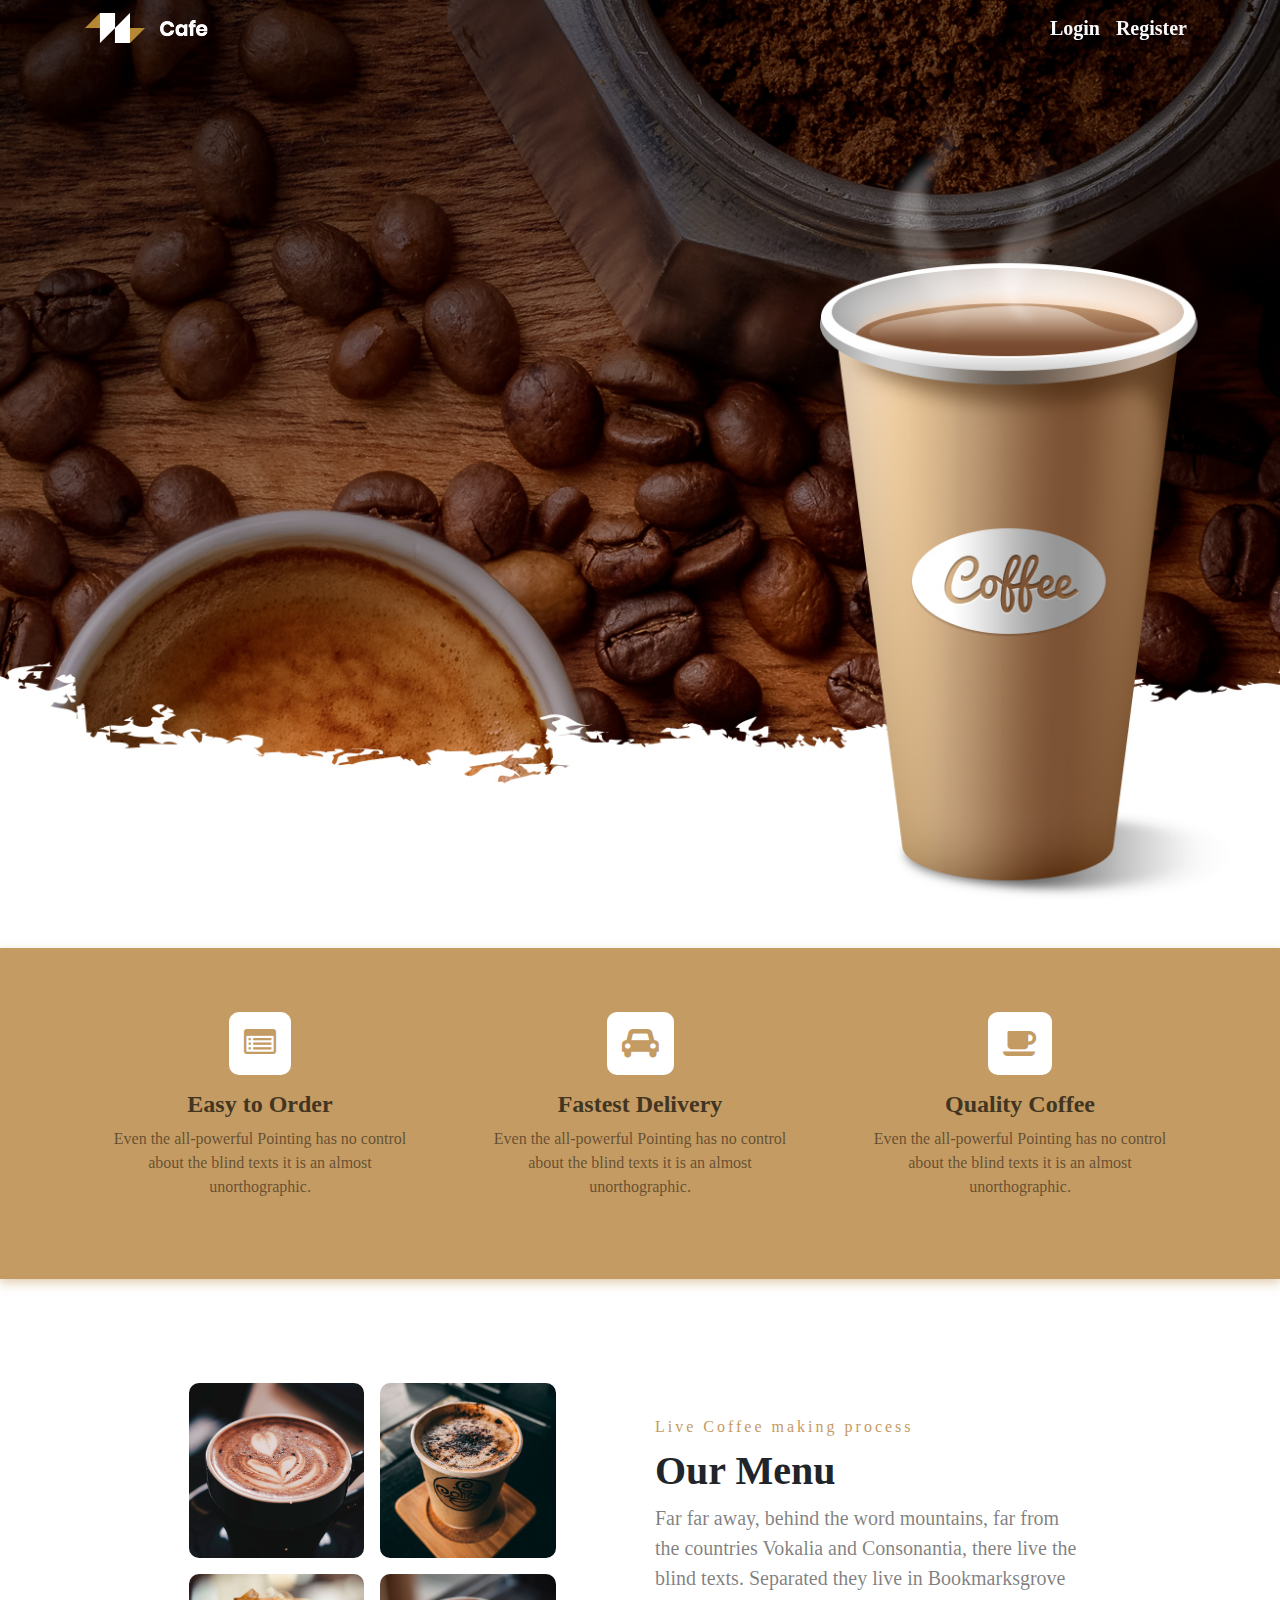
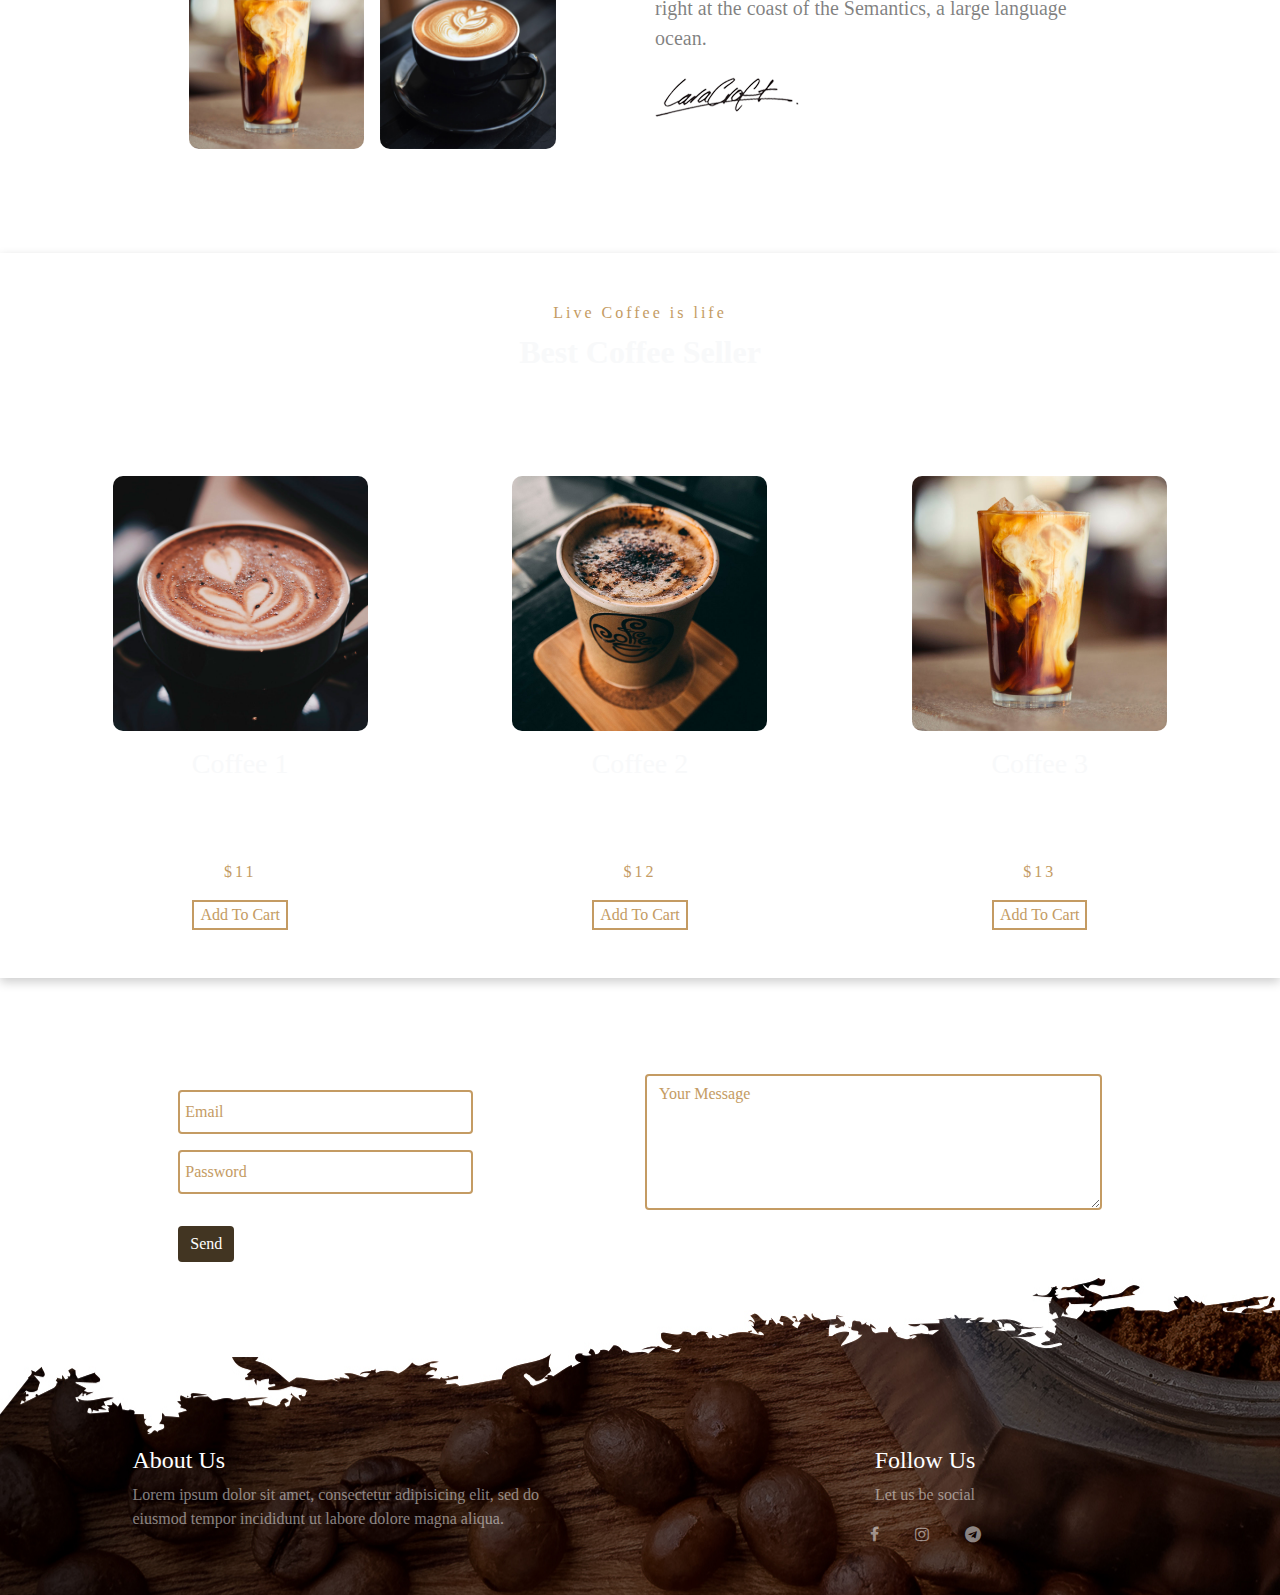
<file: index.html>
<!DOCTYPE html>
<html lang="en">

<head>
  <meta charset="UTF-8">
  <meta name="viewport" content="width=device-width, initial-scale=1.0">
  <link rel="stylesheet" href="css/bootstrap.min.css">
  <link rel="stylesheet" href="https://cdnjs.cloudflare.com/ajax/libs/font-awesome/4.7.0/css/font-awesome.min.css">
  <script src="js/jquery.slim.min.js"
    integrity="sha384-DfXdz2htPH0lsSSs5nCTpuj/zy4C+OGpamoFVy38MVBnE+IbbVYUew+OrCXaRkfj"
    crossorigin="anonymous"></script>
  <script src="js/bootstrap.bundle.min.js"
    integrity="sha384-Fy6S3B9q64WdZWQUiU+q4/2Lc9npb8tCaSX9FK7E8HnRr0Jz8D6OP9dO5Vg3Q9ct"
    crossorigin="anonymous"></script>
  <link rel="stylesheet" href="css/style.css">
  <title>Store App</title>
</head>

<body>
  <!-- Start Nav -->
  <nav class="navbar navbar-expand-lg navbar-dark fixed-top  h5 ">
    <div class="container">
      <a class="navbar-brand" href="#"><img src="images/logo.png" alt="photo"> </a>
      <button class="navbar-toggler" type="button" data-toggle="collapse" data-target="#navbarText"
        aria-controls="navbarText" aria-expanded="false" aria-label="Toggle navigation">
        <span class="navbar-toggler-icon"></span>
      </button>
      <div class="collapse navbar-collapse " id="navbarText">

        <div class="w-75  ml-auto" id="nav-1" style="display: none;">
          <ul class="navbar-nav font-weight-bold ">
            <li class="nav-item active">
              <a class="nav-link text-light" href="index.html">Home</a>
            </li>
            <li class="nav-item ">
              <a class="nav-link text-light" href="products.html">Products</a>
            </li>

            <li class="nav-item dropdown">
              <a class="nav-link" href="#" role="button" data-toggle="dropdown" aria-expanded="false">
                <i class="fa fa-shopping-cart text-light"></i>
                <span class="ml-2 font-weight-normal number">0</span>
              </a>
              <div class="dropdown-menu mt-2">
                <a class="dropdown-item" href="#">Products</a>
                <hr>
              </div>

          </ul>

          <ul class="navbar-nav ml-auto font-weight-bold">
            <li class="nav-item">
              <a class="nav-link text-light" href="#" id="userName">marwa</a>
            </li>
            <li class="nav-item">
              <a class="nav-link text-light" href="#" id="logout">Log out</a>
            </li>
          </ul>
        </div>

        <ul class="navbar-nav ml-auto font-weight-bold" id="nav-2">
          <li class="nav-item">
            <a class="nav-link text-light" href="login.html">Login</a>
          </li>
          <li class="nav-item">
            <a class="nav-link text-light" href="register.html">Register</a>
          </li>
        </ul>

      </div>
    </div>

  </nav>
  <!-- End Nav -->

  <!-- Start Hero -->
  <section class="hero">
    <img src="images/header-bg.jpg" alt="photo">
  </section>
  <!-- End Hero -->

  <!-- Start Services -->
  <section class="services my-5 py-5">
    <div class="container">
      <div class="row d-flex justify-content-center text-center">
        <div class="col-7 col-md-5 col-lg-4 py-3">
          <div class="services-icon">
            <i class="fa fa-list-alt fa-2x pb-3" aria-hidden="true"></i>
          </div>
          <div class="services-content">
            <h4 class="font-weight-bold">Easy to Order</h4>
            <p class="px-4 text-black-50">Even the all-powerful Pointing has no control about the blind texts it is an
              almost unorthographic.</p>
          </div>
        </div>

        <div class="col-7 col-md-5 col-lg-4 py-3">
          <div class="services-icon">
            <i class="fa fa-car fa-2x pb-3" aria-hidden="true"></i>
          </div>
          <div class="services-content">
            <h4 class="font-weight-bold">Fastest Delivery</h4>
            <p class="px-4 text-black-50">Even the all-powerful Pointing has no control about the blind texts it is an
              almost unorthographic.</p>
          </div>
        </div>

        <div class="col-7 col-md-5 col-lg-4 py-3">
          <div class="services-icon">
            <i class="fa fa-coffee fa-2x pb-3" aria-hidden="true"></i>
          </div>
          <div class="services-content">
            <h4 class="font-weight-bold">Quality Coffee</h4>
            <p class="px-4 text-black-50">Even the all-powerful Pointing has no control about the blind texts it is an
              almost unorthographic.</p>
          </div>
        </div>

      </div>
    </div>
  </section>
  <!-- End Services -->

  <!-- Start Our Menu -->
  <section class="our-menu my-5 py-5">
    <div class="container">
      <div class="row our-menu-row d-flex flex-md-row flex-column justify-content-between align-items-center">
        <div class="col-11 col-md-6 col-lg-5 my-4 my-md-0">
          <div class="our-menu-img">
            <div class="row">
              <div class="col-6 p-2">
                <img src="images/menu-1.jpg" alt="">
              </div>
              <div class="col-6 p-2">
                <img src="images/menu-2.jpg" alt="">
              </div>
              <div class="col-6 p-2">
                <img src="images/menu-3.jpg" alt="">
              </div>
              <div class="col-6 p-2">
                <img src="images/menu-4.jpg" alt="">
              </div>
            </div>
          </div>
        </div>

        <div class="col-11 col-md-6">
          <div class="our-menu-info">
            <small>Live Coffee making process</small>
            <h1 class="font-weight-bold mt-2">Our Menu</h1>
            <p class="text-black-50 h5">Far far away, behind the word mountains, far from the countries Vokalia and
              Consonantia, there live the
              blind texts. Separated they live in Bookmarksgrove right at the coast of the Semantics, a large language
              ocean.</p>
            <img src="images/signature.png" alt="photo" class="mt-3">
          </div>
        </div>

      </div>
    </div>
    </div>
  </section>
  <!-- End Our Menu -->

  <!-- Start Products -->
  <section class="products pt-5 text-white-50">
    <div class="container text-center">
      <small>Live Coffee is life</small>
      <h2 class="font-weight-bold text-light my-2">Best Coffee Seller</h2>
      <p class="w-50 m-auto">Far far away, behind the word mountains, far from the countries Vokalia and Consonantia,
        there live the blind texts.
      </p>

      <div class="row d-flex justify-content-center justify-content-lg-around mt-5">

        <!-- <div class="col-7 col-md-5 col-lg-3 mb-5">
          <div class="product">
            <div class="img-product">
              <img src="images/menu-1.jpg" alt="">
            </div>
            <div class="info-product">
              <h3 class="my-3 text-light">Coffee Capuccino</h3>
              <p class="mb-0">A small river named Duden flows by their place and supplies</p>
              <small class="d-block my-3">$5.90</small>
              <button onclick="AddToCart">Add To Cart</button>
            </div>
          </div>
        </div> -->


      </div>
    </div>
  </section>
  <!-- End Products -->

  <!-- Start contact -->
  <section class="contact mt-5 pt-5">
    <div class="container">
      <form>
        <div class="form-row d-flex flex-column flex-lg-row align-items-center justify-content-center ">
          <div class="col-12 col-md-10 col-lg-5">
            <div class="row">
              <div class="form-group col-md-12 col-lg-8">
                <input type="email" class="form-control" id="inputEmail4" placeholder="Email">
              </div>

              <div class="form-group col-md-12 col-lg-8">
                <input type="password" class="form-control" id="inputPassword4" placeholder="Password">
              </div>
            </div>
          </div>

          <div class="col-12 col-md-10 col-lg-5">
            <div class="row">
              <div class="form-group col-12">
                <textarea name="txtMsg" class="form-control" placeholder="Your Message" rows="5"></textarea>
              </div>
            </div>
          </div>

          <div class="form-group col-lg-10 col-12 col-md-10">
            <button type="submit" class="btn btn-primary d-inline-block">Send</button>
          </div>
        </div>

      </form>
    </div>
  </section>
  <!-- End contact -->

  <!-- Start footer -->
  <footer class="py-5 h-100">
    <div class="container h-100 ">
      <div class="row d-flex justify-content-center align-items-center">
        <div class=" col-6 col-md-6 mb-2 mb-md-0 ">
          <h4 class="text-white ">About Us</h4>
          <p class="text-white-50 pr-lg-5 mr-lg-5 pr-0 mr-0">Lorem ipsum dolor sit amet, consectetur adipisicing elit,
            sed do eiusmod tempor incididunt ut labore dolore magna aliqua.</p>
        </div>

        <div class="col-6 col-md-5  d-flex flex-column align-items-center">
          <h4 class="text-white">Follow Us</h4>
          <p class="text-white-50">Let us be social</p>
          <div class="icons text-white-50 ">
            <i class="fa fa-facebook pr-3"></i>
            <i class="fa fa-instagram px-3"></i>
            <i class="fa fa-telegram pl-3"></i>
          </div>
        </div>
      </div>
    </div>
  </footer>
  <!-- End footer -->



  <script src="js/index.js"></script>
  <!-- <script src="js/products.js"></script> -->
</body>

</html>
</file>
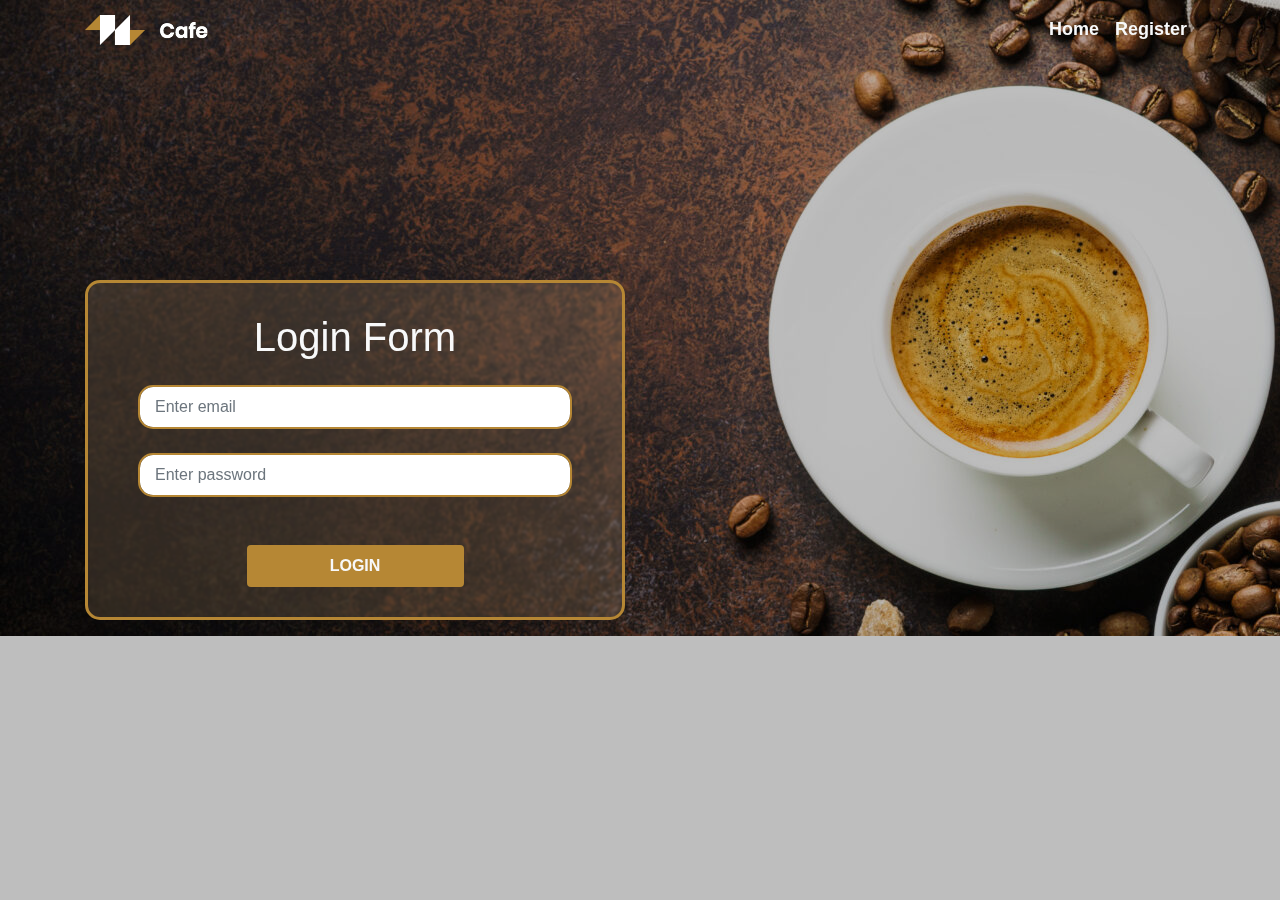
<file: login.html>
<!DOCTYPE html>
<html lang="en">

<head>
    <meta charset="UTF-8">
    <meta name="viewport" content="width=device-width, initial-scale=1.0">
    <link rel="stylesheet" href="css/bootstrap.min.css">
    <link rel="stylesheet" href="https://cdnjs.cloudflare.com/ajax/libs/font-awesome/4.7.0/css/font-awesome.min.css">
    <script src="js/jquery.slim.min.js"
        integrity="sha384-DfXdz2htPH0lsSSs5nCTpuj/zy4C+OGpamoFVy38MVBnE+IbbVYUew+OrCXaRkfj"
        crossorigin="anonymous"></script>
    <script src="js/bootstrap.bundle.min.js"
        integrity="sha384-Fy6S3B9q64WdZWQUiU+q4/2Lc9npb8tCaSX9FK7E8HnRr0Jz8D6OP9dO5Vg3Q9ct"
        crossorigin="anonymous"></script>
    <link rel="stylesheet" href="css/login.css">
    <title>Login</title>
</head>

<body>
    <nav class="navbar navbar-expand-lg navbar-dark fixed-top ">
        <div class="container">
            <a class="navbar-brand" href="#"><img src="images/logo.png" alt="photo"> </a>
            <button class="navbar-toggler" type="button" data-toggle="collapse" data-target="#navbarText"
                aria-controls="navbarText" aria-expanded="false" aria-label="Toggle navigation">
                <span class="navbar-toggler-icon"></span>
            </button>
            <div class="collapse navbar-collapse " id="navbarText">

                <ul class="navbar-nav ml-auto nav-2 font-weight-bold">
                    <li class="nav-item">
                        <a class="nav-link text-light" href="index.html">Home</a>
                    </li>
                    <li class="nav-item">
                        <a class="nav-link text-light" href="register.html">Register</a>
                    </li>
                </ul>

            </div>
        </div>
    </nav>


    <section class="login">
        <div class="container">
            <div class="row d-flex align-items-center justify-content-md-center justify-content-lg-start">
                <div class="col-12 col-md-10 col-lg-6">
                    <form class="text-light text-center">
                        <h1>Login Form</h1>
                        <input type="email" class="form-control my-4" id="email" placeholder="Enter email">

                        <input type="password" class="form-control " id="password" placeholder="Enter password">
                        <button type="button" class="btn text-light mt-5 w-50 p-2 font-weight-bold" id="login">LOGIN</button>
                    </form>
                </div>
            </div>

        </div>
    </section>
    <script src="js/login.js"></script>
</body>

</html>
</file>
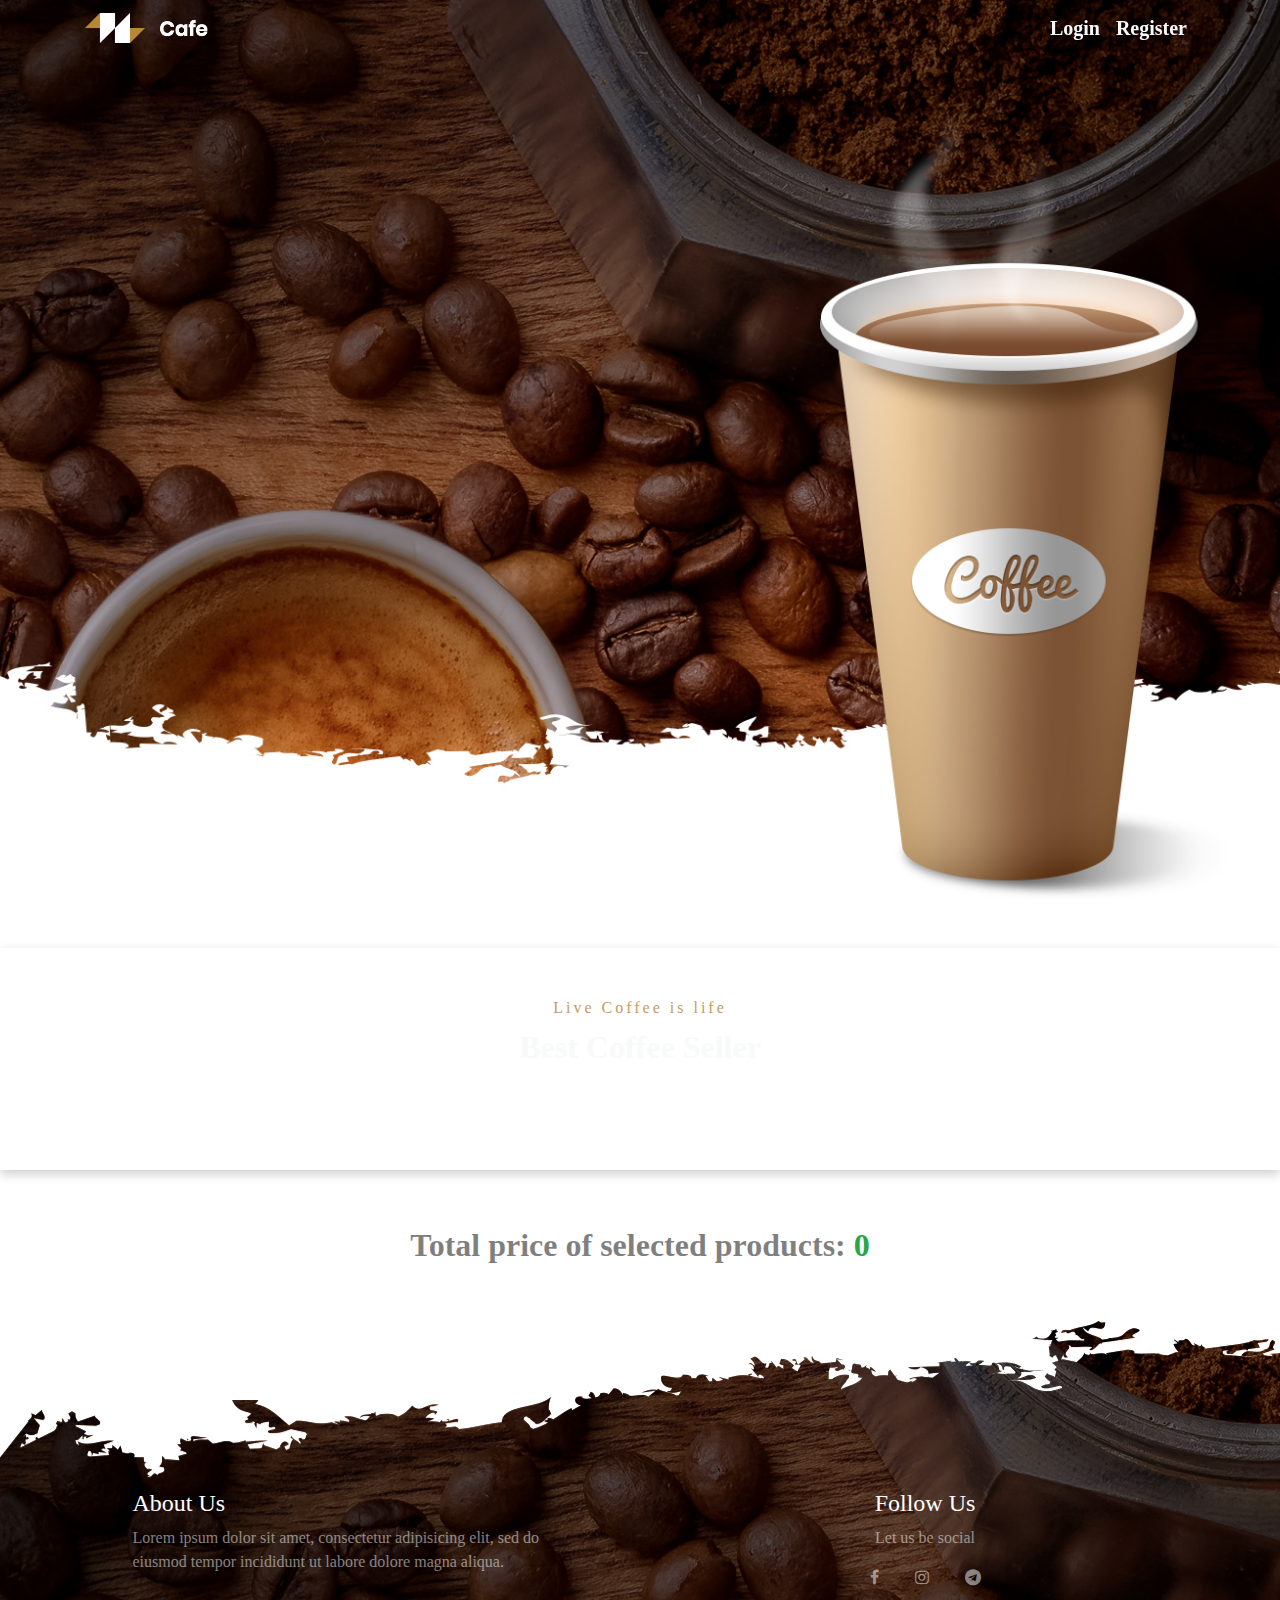
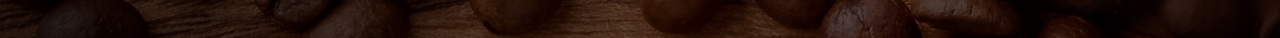
<file: products.html>
<!DOCTYPE html>
<html lang="en">

<head>
    <meta charset="UTF-8">
    <meta name="viewport" content="width=device-width, initial-scale=1.0">
    <link rel="stylesheet" href="css/bootstrap.min.css">
    <link rel="stylesheet" href="https://cdnjs.cloudflare.com/ajax/libs/font-awesome/4.7.0/css/font-awesome.min.css">
    <script src="js/jquery.slim.min.js"
        integrity="sha384-DfXdz2htPH0lsSSs5nCTpuj/zy4C+OGpamoFVy38MVBnE+IbbVYUew+OrCXaRkfj"
        crossorigin="anonymous"></script>
    <script src="js/bootstrap.bundle.min.js"
        integrity="sha384-Fy6S3B9q64WdZWQUiU+q4/2Lc9npb8tCaSX9FK7E8HnRr0Jz8D6OP9dO5Vg3Q9ct"
        crossorigin="anonymous"></script>
    <link rel="stylesheet" href="css/style.css">
    <title>Store App</title>
</head>

<body>
    <!-- Start Nav -->
    <nav class="navbar navbar-expand-lg navbar-dark fixed-top h5 ">
        <div class="container">
            <a class="navbar-brand" href="#"><img src="images/logo.png" alt="photo"> </a>
            <button class="navbar-toggler" type="button" data-toggle="collapse" data-target="#navbarText"
                aria-controls="navbarText" aria-expanded="false" aria-label="Toggle navigation">
                <span class="navbar-toggler-icon"></span>
            </button>
            <div class="collapse navbar-collapse " id="navbarText">

                <div class="w-100  ml-auto" id="nav-1" style="display: none;">
                    <ul class="navbar-nav font-weight-bold ">
                        <li class="nav-item active">
                            <a class="nav-link text-light" href="index.html">Home</a>
                        </li>
                        <li class="nav-item ">
                            <a class="nav-link text-light" href="products.html">Products</a>
                        </li>
                    </ul>

                    <ul class="navbar-nav ml-auto font-weight-bold">
                        <li class="nav-item">
                            <a class="nav-link text-light" href="#" id="userName">marwa</a>
                        </li>
                        <li class="nav-item">
                            <a class="nav-link text-light" href="#" id="logout">Log out</a>
                        </li>
                    </ul>
                </div>

                <ul class="navbar-nav ml-auto font-weight-bold" id="nav-2">
                    <li class="nav-item">
                        <a class="nav-link text-light" href="login.html">Login</a>
                    </li>
                    <li class="nav-item">
                        <a class="nav-link text-light" href="register.html">Register</a>
                    </li>
                </ul>
            </div>
        </div>
    </nav>
    <!-- End Nav -->

    <!-- Start Hero -->
    <section class="hero">
        <img src="images/header-bg.jpg" alt="photo">
    </section>
    <!-- End Hero -->


    <section class="products pt-5 my-5 text-white-50">
        <div class="container text-center">
            <small>Live Coffee is life</small>
            <h2 class="font-weight-bold text-light my-2">Best Coffee Seller</h2>
            <p class="w-50 m-auto">Far far away, behind the word mountains, far from the countries Vokalia and
                Consonantia, there live the blind texts.
            </p>
            <div class="row d-flex justify-content-around mt-5">

                <!-- <div class="col-7 col-md-5 col-lg-3 mb-5">
                    <div class="product">
                        <div class="img-product">
                            <img src="images/menu-1.jpg" alt="">
                        </div>
                        <div class="info-product">
                            <h3 class="my-3 text-light">Coffee Capuccino</h3>
                            <p class="mb-0">A small river named Duden flows by their place and supplies</p>
                            <small class="d-block my-3">$5.90</small>
                            <button onclick="AddToCart">Add To Cart</button>
                            <button onclick="Delete" class="mx-2">Delete</button>
                        </div>
                    </div>
                </div> -->

            </div>
        </div>
    </section>

    <section class="totalPrice">
        <div class="container">
            <div class="row text-center">
                <div class="col-12">
                    <h2 class="font-weight-bold text-black-50 my-2 pb-5">Total price of selected products: <span class="text-success">0</span></h2>
                </div>
            </div>
        </div>
    </section>

    <!-- Start footer -->
    <footer class="py-5 h-100">
        <div class="container h-100 ">
            <div class="row d-flex justify-content-center align-items-center">
                <div class=" col-6 col-md-6 mb-2 mb-md-0 ">
                    <h4 class="text-white ">About Us</h4>
                    <p class="text-white-50 pr-lg-5 mr-lg-5 pr-0 mr-0">Lorem ipsum dolor sit amet, consectetur
                        adipisicing elit,
                        sed do eiusmod tempor incididunt ut labore dolore magna aliqua.</p>
                </div>

                <div class="col-6 col-md-5  d-flex flex-column align-items-center">
                    <h4 class="text-white">Follow Us</h4>
                    <p class="text-white-50">Let us be social</p>
                    <div class="icons text-white-50 ">
                        <i class="fa fa-facebook pr-3"></i>
                        <i class="fa fa-instagram px-3"></i>
                        <i class="fa fa-telegram pl-3"></i>
                    </div>
                </div>
            </div>
        </div>
    </footer>
    <!-- End footer -->
    <script src="js/products.js"></script>
</body>

</html>
</file>
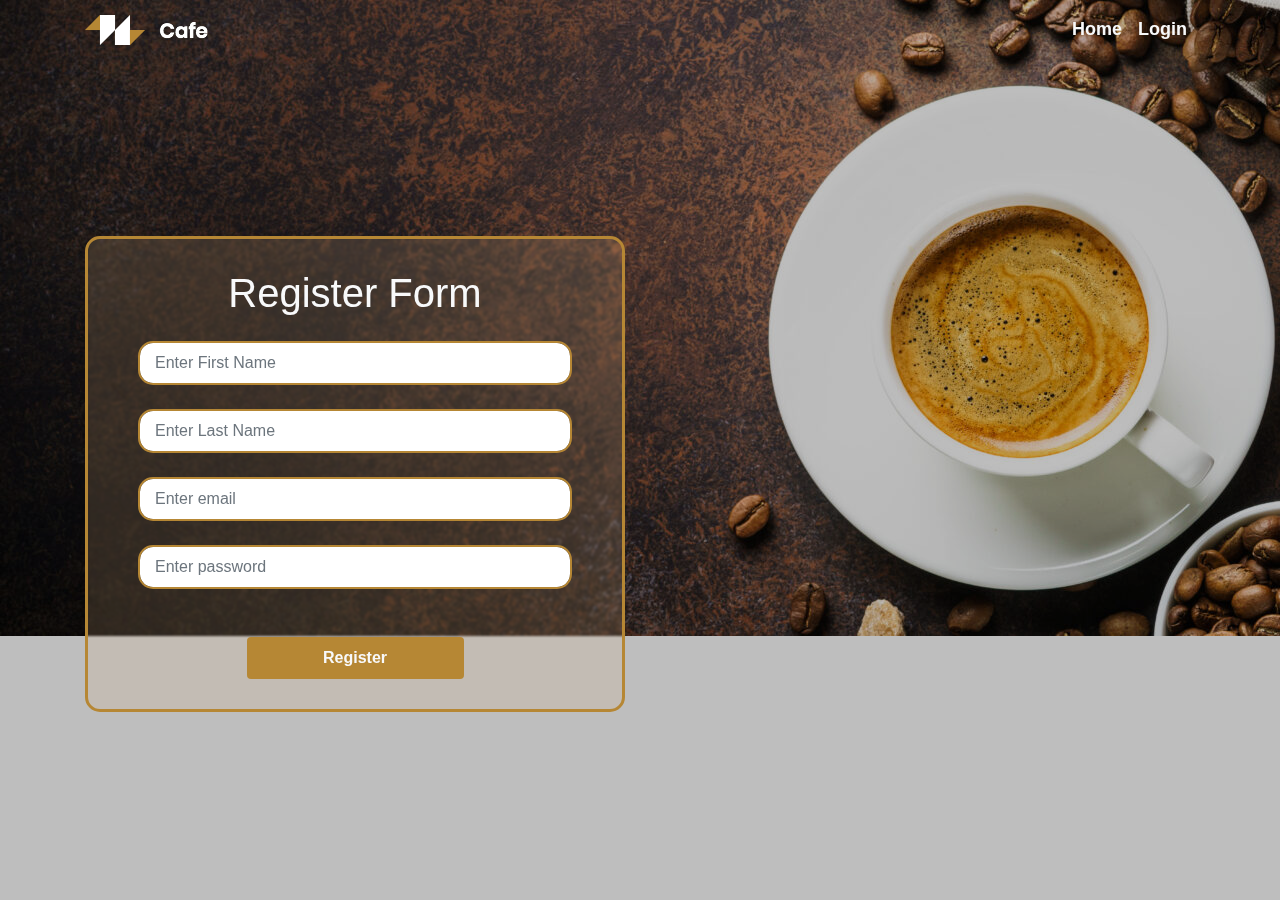
<file: register.html>
<!DOCTYPE html>
<html lang="en">

<head>
    <meta charset="UTF-8">
    <meta name="viewport" content="width=device-width, initial-scale=1.0">
    <link rel="stylesheet" href="css/bootstrap.min.css">
    <link rel="stylesheet" href="https://cdnjs.cloudflare.com/ajax/libs/font-awesome/4.7.0/css/font-awesome.min.css">
    <script src="js/jquery.slim.min.js"
        integrity="sha384-DfXdz2htPH0lsSSs5nCTpuj/zy4C+OGpamoFVy38MVBnE+IbbVYUew+OrCXaRkfj"
        crossorigin="anonymous"></script>
    <script src="js/bootstrap.bundle.min.js"
        integrity="sha384-Fy6S3B9q64WdZWQUiU+q4/2Lc9npb8tCaSX9FK7E8HnRr0Jz8D6OP9dO5Vg3Q9ct"
        crossorigin="anonymous"></script>
    <link rel="stylesheet" href="css/login.css">
    <title>Register</title>
</head>

<body class="overflow-hidden">
    <nav class="navbar navbar-expand-lg navbar-dark fixed-top ">
        <div class="container">
            <a class="navbar-brand" href="#"><img src="images/logo.png" alt="photo"> </a>
            <button class="navbar-toggler" type="button" data-toggle="collapse" data-target="#navbarText"
                aria-controls="navbarText" aria-expanded="false" aria-label="Toggle navigation">
                <span class="navbar-toggler-icon"></span>
            </button>
            <div class="collapse navbar-collapse " id="navbarText">

                <ul class="navbar-nav ml-auto nav-2 font-weight-bold">
                    <li class="nav-item">
                        <a class="nav-link text-light" href="index.html">Home</a>
                    </li>
                    <li class="nav-item">
                        <a class="nav-link text-light" href="login.html">Login</a>
                    </li>
                </ul>

            </div>
        </div>
    </nav>

    <section class="login pt-4">
        <div class="container">
            <div class="row d-flex align-items-center justify-content-md-center justify-content-lg-start">
                <div class="col-12 col-md-10 col-lg-6">
                    <form class="text-light text-center" >
                        <h1>Register Form</h1>
                        <input type="text" class="form-control my-4" id="firstName"
                            placeholder="Enter First Name">
                        <input type="text" class="form-control my-4" id="lastName"
                            placeholder="Enter Last Name">
                        <input type="email" class="form-control my-4" id="email" placeholder="Enter email">
                        <input type="password" class="form-control " id="password"
                            placeholder="Enter password">
                        <button type="submit" class="btn text-light mt-5 w-50 p-2 font-weight-bold" id="register">Register</button>
                    </form>
                </div>
            </div>

        </div>
    </section>
    <script src="js/register.js"></script>

</body>

</html>
</file>
<file: css/style.css>
body{
    font-family: "Great Vibes", cursive;
}
.hero {
    width: 100%;
    height: 100vh;
}
.hero img {
    width: 100%;
    height: 100%;
    object-fit: cover;
}
.services{
    background-color: #c49b63;
    box-shadow: 0 4px 10px rgba(196, 155, 99,0.5);
}
.services h4{
    color: rgb(66, 53, 34);
}
.services i{
    background-color: white;
    color: #c49b63;
    border-radius: 10px;
    padding: 15px;
    margin-bottom: 15px;
    transition: 0.3s;
}
.services i:hover{

    transform: scale(1.1);
}
.our-menu-row{
    padding-left: 10%;
    padding-right: 10%;
}
.our-menu-img img{
    width: 100%;
    height: 100%;
    border-radius: 10px;
}
.our-menu-info p{
    line-height: 1.5;
}
 small{
    font-size: 16px;
    font-family: "Great Vibes", cursive;
    color: #c49b63;
    letter-spacing: 3px;
}

.products{
    background-image: url('../images/bg_4.jpg');
    background-attachment: fixed;
    box-shadow: 0 4px 10px rgba(0, 0, 0, 0.2);

}
.img-product img{
    width: 100%;
    height: 100%;
    border-radius: 10px;
}
.product button{
    outline: none;
    background-color: transparent;
    border: 2px solid #c49b63;
    color: #c49b63; 
}
.dropdown{
    position: relative;
}
.dropdown span{
    font-size: 16px;
    position: absolute;
    bottom:0;
    color: white;
    background-color: #c49b63;
    width: 22px;
    height: 22px;
    text-align: center;
    line-height: 22px;
    border-radius: 100px;
}
.contact input{
    outline: none;
    border: 2px solid #c49b63;
    color: #c49b63 !important;
    padding: 20px 5px;
}
.contact textarea{
    border: 2px solid #c49b63;
    color: #c49b63 !important;
}
.contact button{
    background-color: #423522;
    border: none;
    color: white;
}
.contact button:hover{
    background-color: #806640;

}

.contact input::placeholder , .contact textarea::placeholder{
    color: #c49b63;
}

footer{
    background-image: url('../images/footer-bg.jpg');
    background-repeat: no-repeat;
}
footer .row{
    padding-top: 120px !important;
}
footer i{
    transition: 0.3s;
}
footer i:hover{
    color: #c49b63;
    transform: scale(1.2);
}
</file>
<file: css/login.css>
body{
    background-image: url('../images/bigstock-Cup-Of-Coffee-And-Sack-Of-Roas-470531457-1368x636.jpg');
    background-repeat: no-repeat;
    position: relative;
    font-size: 18px;
}
body::before{
    content: "";
    width: 100vw;
    height: 100vh;
    position: absolute;
    top: 0;
    left: 0;
    background-color: rgba(0, 0, 0, 0.253);
    z-index: 1;
}

.login .container,.login .row{
    height: 100vh !important;
}

form{
    /* border: 3px solid rgb(187, 140, 78); */
    border: 3px solid #B68734;
    padding: 30px 50px;
    border-radius: 15px;
    background-color: rgba(222, 184, 135, 0.178);
    backdrop-filter: blur(1px);
    position: relative;
    z-index: 2;
}
input{
    border: 2px solid #B68734 !important;
    border-radius: 15px !important;
    padding: 20px 15px !important;
}

button{
    background-color: #B68734 !important;
    outline: none;
}
button:hover{
    background-color: #b68634b6 !important;

}
</file>
